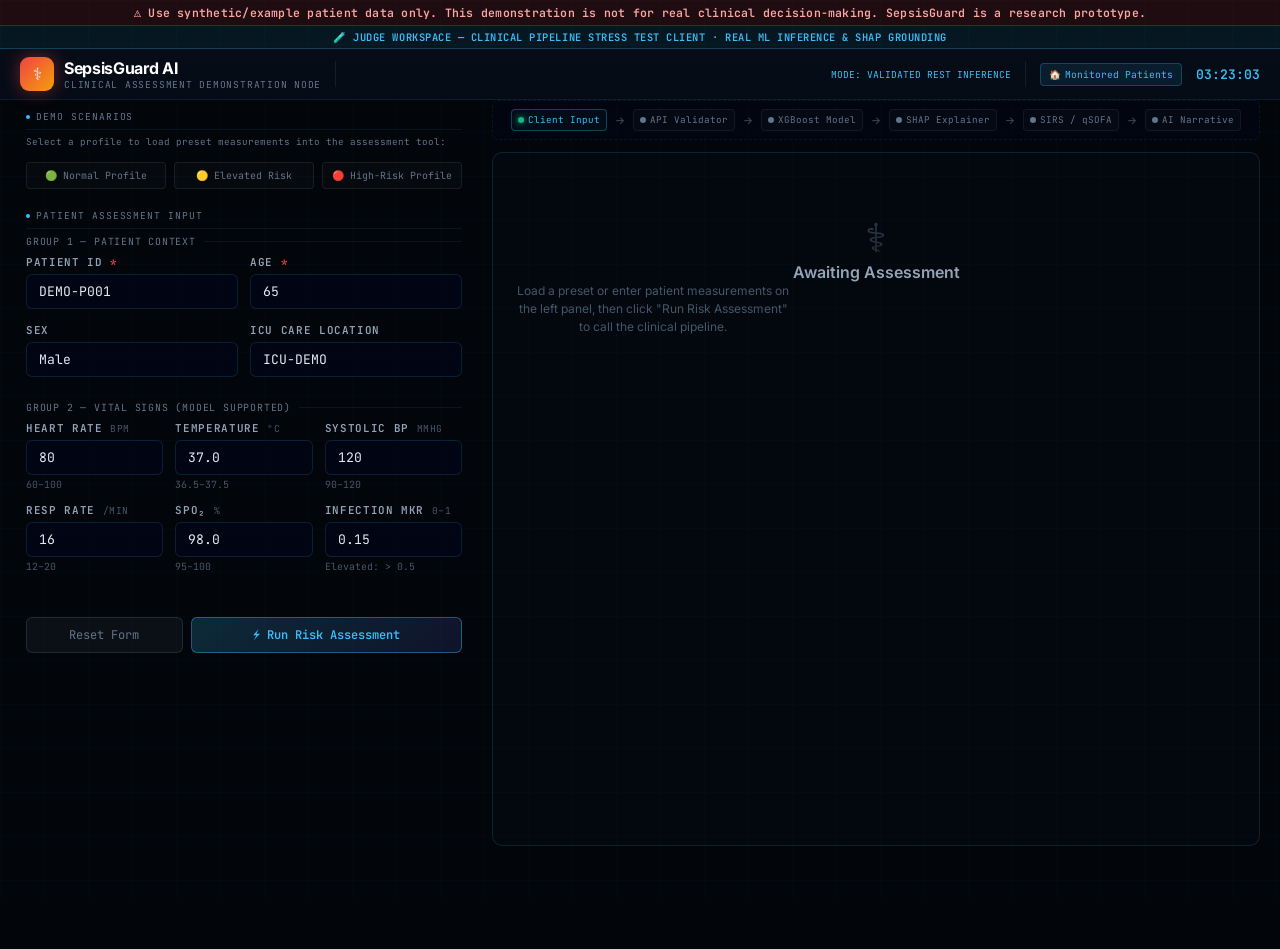
<file: frontend/demo-assessment.html>
<!DOCTYPE html>
<html lang="en">
<head>
<meta charset="UTF-8"/>
<meta name="viewport" content="width=device-width, initial-scale=1.0"/>
<title>SepsisGuard AI — Clinical Assessment Demo</title>
<meta name="description" content="Dedicated judge-demo clinical decision-support test workflow page"/>
<link rel="stylesheet" href="dashboard.css"/>
<style>
/* Page specific styling layout extending dashboard.css visual elements */
.demo-layout {
    display: grid;
    grid-template-columns: 460px 1fr;
    gap: 16px;
    padding: 0 16px 16px;
    height: calc(100vh - 120px);
    overflow: hidden;
}
@media (max-width: 1024px) {
    .demo-layout {
        grid-template-columns: 1fr;
        height: auto;
        overflow-y: auto;
    }
}
.demo-scroll-panel {
    height: 100%;
    overflow-y: auto;
    padding-right: 4px;
}
.demo-scroll-panel::-webkit-scrollbar {
    width: 6px;
}
.demo-scroll-panel::-webkit-scrollbar-thumb {
    background: rgba(56,189,248,0.15);
    border-radius: 3px;
}
.demo-scroll-panel::-webkit-scrollbar-thumb:hover {
    background: rgba(56,189,248,0.3);
}

/* Pre-styled visual flow chart */
.arch-flow-wrap {
    display: flex;
    flex-wrap: wrap;
    gap: 8px;
    align-items: center;
    justify-content: center;
    background: rgba(2,6,23,0.5);
    border: 1px dashed var(--border);
    border-radius: var(--r-sm);
    padding: 8px;
    margin-bottom: 12px;
}
.arch-step {
    font-size: 0.58rem;
    font-family: var(--mono);
    color: var(--text-2);
    background: rgba(255,255,255,0.02);
    border: 1px solid rgba(255,255,255,0.06);
    padding: 4px 6px;
    border-radius: 4px;
    display: flex;
    align-items: center;
    gap: 4px;
}
.arch-step.active {
    color: var(--accent);
    border-color: rgba(56,189,248,0.3);
    background: rgba(56,189,248,0.04);
}
.arch-arrow {
    color: #475569;
    font-size: 0.65rem;
}

/* Collapsible technical console code block style */
.tech-console {
    background: #020509;
    border: 1px solid rgba(255,255,255,0.05);
    border-radius: var(--r-sm);
    font-family: var(--mono);
    font-size: 0.65rem;
    color: #a8b2c1;
    margin-top: 10px;
    overflow: hidden;
}
.tech-header {
    display: flex;
    justify-content: space-between;
    align-items: center;
    padding: 8px 12px;
    background: rgba(255,255,255,0.02);
    border-bottom: 1px solid rgba(255,255,255,0.05);
    cursor: pointer;
    user-select: none;
}
.tech-header:hover {
    background: rgba(255,255,255,0.04);
}
.tech-title {
    font-weight: 600;
    color: var(--accent);
    font-size: 0.6rem;
    letter-spacing: 0.05em;
    text-transform: uppercase;
}
.tech-body {
    padding: 12px;
    max-height: 240px;
    overflow-y: auto;
}
.tech-code {
    white-space: pre-wrap;
    word-break: break-all;
    line-height: 1.4;
}

/* Preset case selectors */
.preset-grid {
    display: grid;
    grid-template-columns: 1fr 1fr 1fr;
    gap: 8px;
    margin-bottom: 14px;
}
.preset-btn {
    background: rgba(255,255,255,0.02);
    border: 1px solid rgba(255,255,255,0.08);
    color: var(--text-2);
    font-family: var(--mono);
    font-size: 0.62rem;
    padding: 6px;
    border-radius: 4px;
    cursor: pointer;
    transition: all 0.2s;
    text-align: center;
}
.preset-btn:hover {
    background: rgba(56,189,248,0.08);
    border-color: rgba(56,189,248,0.3);
    color: var(--accent);
}
.preset-btn.active {
    background: rgba(56,189,248,0.12);
    border-color: var(--accent);
    color: #fff;
    box-shadow: 0 0 8px rgba(56,189,248,0.15);
}

/* Gauge layout */
.gauge-container {
    background: rgba(2,6,23,0.4);
    border: 1px solid rgba(255,255,255,0.03);
    border-radius: var(--r-sm);
    padding: 12px;
    display: flex;
    flex-direction: column;
    align-items: center;
    margin-bottom: 12px;
}
.gauge-track {
    position: relative;
    width: 100%;
    height: 8px;
    background: linear-gradient(to right, var(--success) 0%, var(--warning) 50%, var(--danger) 100%);
    border-radius: 4px;
    margin: 10px 0 6px;
}
.gauge-needle {
    position: absolute;
    top: -4px;
    left: 0%;
    width: 2px;
    height: 16px;
    background: #ffffff;
    box-shadow: 0 0 8px #ffffff;
    transition: left 0.35s ease;
}
.gauge-needle::after {
    content: '';
    position: absolute;
    top: -4px;
    left: -3px;
    border-width: 4px 4px 0;
    border-style: solid;
    border-color: #ffffff transparent transparent;
}
.gauge-labels {
    display: flex;
    justify-content: space-between;
    width: 100%;
    font-size: 0.58rem;
    font-family: var(--mono);
    color: var(--text-2);
}

/* Visual risk label display styles */
.est-badge {
    font-size: 1.25rem;
    font-weight: 900;
    font-family: var(--mono);
    letter-spacing: 0.05em;
    margin-bottom: 2px;
    text-shadow: 0 0 10px currentColor;
}
.est-sub {
    font-size: 0.65rem;
    color: var(--text-2);
}

/* Visual timeline event audit items */
.step-dot {
    width: 6px;
    height: 6px;
    border-radius: 50%;
    background: var(--text-2);
}
.step-dot.ok {
    background: var(--success);
    box-shadow: 0 0 6px var(--success);
}

</style>
</head>
<body>
<div class="global-medical-disclaimer">
    <span>⚠️ Use synthetic/example patient data only. This demonstration is not for real clinical decision-making. SepsisGuard is a research prototype.</span>
</div>
<div class="simulated-telemetry-banner">
    🧪 JUDGE WORKSPACE — CLINICAL PIPELINE STRESS TEST CLIENT · REAL ML INFERENCE & SHAP GROUNDING
</div>
<canvas id="particle-canvas"></canvas>

<div id="app">
    <!-- ══ COMMAND BAR ══ -->
    <header class="command-bar">
        <div class="brand">
            <div class="brand-logo">⚕</div>
            <div>
                <div class="brand-name">SepsisGuard AI</div>
                <div class="brand-sub">Clinical Assessment Demonstration Node</div>
            </div>
        </div>
        <div class="cb-divider"></div>
        <div class="sys-status">
            <span style="font-family:var(--mono);font-size:0.6rem;color:var(--accent)">MODE: VALIDATED REST INFERENCE</span>
        </div>
        <div class="cb-divider"></div>
        <button class="about-model-btn" onclick="location.href='/'" title="Return to live clinical monitoring dashboard" style="background:rgba(56,189,248,0.1);border-color:rgba(56,189,248,0.25);color:var(--accent)">
            <span>🏠</span><span>Monitored Patients</span>
        </button>
        <div class="cb-clock" id="clock">00:00:00</div>
    </header>

    <!-- ══ DEMO RUN LAYOUT ══ -->
    <div class="demo-layout">

        <!-- LEFT: INPUT FORM & PRESETS -->
        <div class="demo-scroll-panel">
            <div class="panel">
                <div class="panel-title"><span></span>DEMO SCENARIOS</div>
                <div style="font-size:0.58rem;color:var(--text-2);margin-bottom:8px;font-family:var(--mono)">Select a profile to load preset measurements into the assessment tool:</div>
                <div class="preset-grid">
                    <button class="preset-btn" onclick="loadPreset('normal', this)">🟢 Normal Profile</button>
                    <button class="preset-btn" onclick="loadPreset('warning', this)">🟡 Elevated Risk</button>
                    <button class="preset-btn" onclick="loadPreset('critical', this)">🔴 High-Risk Profile</button>
                </div>

                <div class="panel-title"><span></span>PATIENT ASSESSMENT INPUT</div>
                <div class="form-body" style="padding:0">
                    
                    <div class="msec">Group 1 — Patient Context</div>
                    <div class="form-row">
                        <div class="form-field">
                            <label class="form-label">Patient ID <span class="req">*</span></label>
                            <input id="dm-pid" class="form-input" type="text" value="DEMO-P001" placeholder="e.g. DEMO-P001" maxlength="16"/>
                        </div>
                        <div class="form-field">
                            <label class="form-label">Age <span class="req">*</span></label>
                            <input id="dm-age" class="form-input" type="number" min="0" max="120" value="65"/>
                        </div>
                    </div>
                    <div class="form-row">
                        <div class="form-field">
                            <label class="form-label">Sex</label>
                            <select id="dm-gender" class="form-input">
                                <option value="M">Male</option>
                                <option value="F">Female</option>
                                <option value="Unknown">Unknown</option>
                            </select>
                        </div>
                        <div class="form-field">
                            <label class="form-label">ICU Care Location</label>
                            <input id="dm-bed" class="form-input" type="text" value="ICU-DEMO" placeholder="e.g. ICU-01"/>
                        </div>
                    </div>

                    <div class="msec" style="margin-top:10px">Group 2 — Vital Signs (Model Supported)</div>
                    <div class="vitals-form-grid">
                        <div class="vf-field">
                            <label class="form-label">Heart Rate <span class="vf-unit">bpm</span></label>
                            <input id="dm-hr" class="form-input" type="number" min="20" max="300" value="80"/>
                            <div class="form-hint">60–100</div>
                        </div>
                        <div class="vf-field">
                            <label class="form-label">Temperature <span class="vf-unit">°C</span></label>
                            <input id="dm-temp" class="form-input" type="number" min="30" max="45" step="0.1" value="37.0"/>
                            <div class="form-hint">36.5–37.5</div>
                        </div>
                        <div class="vf-field">
                            <label class="form-label">Systolic BP <span class="vf-unit">mmHg</span></label>
                            <input id="dm-bp" class="form-input" type="number" min="30" max="250" value="120"/>
                            <div class="form-hint">90–120</div>
                        </div>
                        <div class="vf-field">
                            <label class="form-label">Resp Rate <span class="vf-unit">/min</span></label>
                            <input id="dm-rr" class="form-input" type="number" min="4" max="70" value="16"/>
                            <div class="form-hint">12–20</div>
                        </div>
                        <div class="vf-field">
                            <label class="form-label">SpO₂ <span class="vf-unit">%</span></label>
                            <input id="dm-spo2" class="form-input" type="number" min="50" max="100" step="0.1" value="98.0"/>
                            <div class="form-hint">95–100</div>
                        </div>
                        <div class="vf-field">
                            <label class="form-label">Infection Mkr <span class="vf-unit">0–1</span></label>
                            <input id="dm-inf" class="form-input" type="number" min="0" max="1" step="0.001" value="0.15"/>
                            <div class="form-hint">Elevated: &gt; 0.5</div>
                        </div>
                    </div>

                    <div id="dm-error" class="form-error"></div>
                    <div style="display:flex;gap:8px;margin-top:14px">
                        <button class="btn-secondary" style="flex:1" onclick="resetDemoForm()">Reset Form</button>
                        <button id="dm-submit-btn" class="btn-primary" style="flex:2" onclick="runDemoAssessment()">⚡ Run Risk Assessment</button>
                    </div>
                </div>
            </div>
        </div>

        <!-- RIGHT: RESULTS SCREEN -->
        <div class="demo-scroll-panel">
            <!-- Pipeline flowchart -->
            <div class="arch-flow-wrap">
                <div class="arch-step active" id="ast-client"><div class="step-dot ok"></div>Client Input</div>
                <div class="arch-arrow">&rarr;</div>
                <div class="arch-step" id="ast-validate"><div class="step-dot" id="ad-validate"></div>API Validator</div>
                <div class="arch-arrow">&rarr;</div>
                <div class="arch-step" id="ast-model"><div class="step-dot" id="ad-model"></div>XGBoost Model</div>
                <div class="arch-arrow">&rarr;</div>
                <div class="arch-step" id="ast-shap"><div class="step-dot" id="ad-shap"></div>SHAP Explainer</div>
                <div class="arch-arrow">&rarr;</div>
                <div class="arch-step" id="ast-scores"><div class="step-dot" id="ad-scores"></div>SIRS / qSOFA</div>
                <div class="arch-arrow">&rarr;</div>
                <div class="arch-step" id="ast-ai"><div class="step-dot" id="ad-ai"></div>AI Narrative</div>
            </div>

            <!-- Empty result placeholder -->
            <div id="demo-result-empty" class="patient-empty-state" style="margin:0;border-style:solid;height:calc(100% - 70px)">
                <div class="empty-icon">⚕</div>
                <div class="empty-title">Awaiting Assessment</div>
                <div class="empty-sub">Load a preset or enter patient measurements on the left panel, then click "Run Risk Assessment" to call the clinical pipeline.</div>
            </div>

            <!-- Real result panel -->
            <div id="demo-result-panel" style="display:none">
                <div class="panel" style="margin-bottom:12px">
                    <div class="panel-title"><span></span>MODEL RISK ASSESSMENT</div>
                    
                    <div class="gauge-container">
                        <div id="dm-res-level" class="est-badge">—</div>
                        <div id="dm-res-score" class="est-sub">0.0% Sepsis Risk Score</div>
                        <div class="gauge-track">
                            <div id="dm-gauge-needle" class="gauge-needle"></div>
                        </div>
                        <div class="gauge-labels">
                            <span>LOW</span>
                            <span>MODERATE</span>
                            <span>HIGH</span>
                        </div>
                    </div>

                    <div class="modal-vitals" style="grid-template-columns:repeat(4, 1fr)">
                        <div class="mvc"><div class="mvc-val" id="dm-card-risk" style="font-size:1.1rem">—</div><div class="mvc-name">Model Estimate</div></div>
                        <div class="mvc"><div class="mvc-val" id="dm-card-sirs" style="font-size:1.1rem">—</div><div class="mvc-name">SIRS criteria</div></div>
                        <div class="mvc"><div class="mvc-val" id="dm-card-qsofa" style="font-size:1.1rem">—</div><div class="mvc-name">Partial qSOFA</div></div>
                        <div class="mvc"><div class="mvc-val" id="dm-card-time" style="font-size:0.75rem;padding:6px 0">—</div><div class="mvc-name">Assessment Completed</div></div>
                    </div>
                </div>

                <!-- SHAP bars -->
                <div class="panel" style="margin-bottom:12px">
                    <div class="panel-title"><span></span>Why did the model produce this result?</div>
                    <div style="font-size:0.58rem;color:var(--text-2);margin-bottom:8px">SHAP tree values describe relative feature attributions and do not establish clinical causality.</div>
                    <div id="dm-shap-bars" class="explain-bars" style="max-height:none"></div>
                </div>

                <!-- Reference scores breakdown -->
                <div class="panel" style="margin-bottom:12px">
                    <div class="panel-title"><span></span>CLINICAL REFERENCE SCORES</div>
                    <div class="modal-metrics" style="grid-template-columns: 1fr 1fr; gap: 10px; margin-bottom:12px">
                        <div>
                            <div class="msec">SIRS Score (<span id="dm-sirs-score">—</span>/4)</div>
                            <div style="font-size:0.58rem;color:var(--text-2);margin-bottom:6px">Rule-based criterion set:</div>
                            <div class="criteria-checklist" style="display:flex;flex-direction:column;gap:3px">
                                <div class="chk-item" id="dm-chk-temp"><span>• Temperature (&gt;38.0°C / &lt;36.0°C)</span><span class="chk-badge">—</span></div>
                                <div class="chk-item" id="dm-chk-hr"><span>• Heart Rate (&gt;90 bpm)</span><span class="chk-badge">—</span></div>
                                <div class="chk-item" id="dm-chk-rr"><span>• Resp Rate (&gt;20 /min)</span><span class="chk-badge">—</span></div>
                                <div class="chk-item" id="dm-chk-wbc"><span>• Infection Marker / WBC (&gt;0.5)</span><span class="chk-badge">—</span></div>
                            </div>
                        </div>
                        <div>
                            <div class="msec">Partial qSOFA (<span id="dm-qsofa-score">—</span>/2)</div>
                            <div style="font-size:0.58rem;color:var(--text-2);margin-bottom:6px">Quick Sequential Organ Failure Assessment (partial):</div>
                            <div class="criteria-checklist" style="display:flex;flex-direction:column;gap:3px">
                                <div class="chk-item" id="dm-chk-qrr"><span>• Respiratory Rate (&ge;22 /min)</span><span class="chk-badge">—</span></div>
                                <div class="chk-item" id="dm-chk-sbp"><span>• Systolic BP (&le;100 mmHg)</span><span class="chk-badge">—</span></div>
                                <div class="chk-item unmet" style="border-style:dashed;opacity:0.6"><span>○ GCS Mentation (Unavailable)</span><span class="chk-badge">—</span></div>
                            </div>
                        </div>
                    </div>
                    <div style="font-size:0.55rem;color:var(--text-2);line-height:1.4">
                        SIRS is a rule-based inflammatory response screening set. Partial qSOFA uses respiratory rate and blood pressure thresholds available to this prototype. Neither score establishes a diagnostic sepsis determination independently.
                    </div>
                </div>

                <!-- AI narrative -->
                <div class="panel" style="margin-bottom:12px">
                    <div class="panel-title"><span></span>AI-ASSISTED CLINICAL SUMMARY</div>
                    <div class="ai-disclaimer-badge">AI-generated — not a clinical order. Independent clinical judgment required.</div>
                    <div id="dm-ai-synthesis" class="modal-synthesis" style="font-size:0.75rem;padding:12px">Awaiting AI synthesis…</div>
                    <div style="display:flex;justify-content:flex-end;margin-top:10px">
                        <button class="add-patient-btn" onclick="exportDemoReport()">📄 Export Assessment Report</button>
                    </div>
                </div>

                <!-- Collapsible technical flow Console -->
                <div class="tech-console">
                    <div class="tech-header" onclick="toggleConsole()">
                        <span class="tech-title">Technical Request Flow Console</span>
                        <span id="console-arrow" style="font-size:0.6rem;color:var(--text-2)">▼</span>
                    </div>
                    <div id="tech-body" class="tech-body" style="display:none">
                        <div class="tech-code" id="console-output">No request sent.</div>
                    </div>
                </div>
            </div>
        </div>
    </div>
</div>

<script src="audio.js"></script>
<script src="demo-assessment.js"></script>
</body>
</html>
</file>
<file: frontend/dashboard.css>
@import url('https://fonts.googleapis.com/css2?family=Inter:wght@300;400;500;600;700;900&family=JetBrains+Mono:wght@400;600&display=swap');

:root {
    --bg-void:     #020509;
    --bg-deep:     #060d18;
    --bg-panel:    #0a1628;
    --bg-card:     #0c1a2e;
    --border:      rgba(56,189,248,0.1);
    --border-glow: rgba(56,189,248,0.3);
    --accent:      #38bdf8;
    --accent-dim:  rgba(56,189,248,0.12);
    --success:     #10b981;
    --warning:     #f59e0b;
    --danger:      #ef4444;
    --danger-dim:  rgba(239,68,68,0.12);
    --warn-dim:    rgba(245,158,11,0.12);
    --text-1:      #e2e8f0;
    --text-2:      #64748b;
    --text-3:      #1e3a5f;
    --mono:        'JetBrains Mono', monospace;
    --sans:        'Inter', sans-serif;
    --r:           10px;
    --r-sm:        6px;
}

*,*::before,*::after{box-sizing:border-box;margin:0;padding:0}
html,body{height:100%;background:var(--bg-void);color:var(--text-1);font-family:var(--sans);overflow:hidden}

/* Animated grid bg */
body::before{content:'';position:fixed;inset:0;
    background-image:linear-gradient(rgba(56,189,248,.025) 1px,transparent 1px),
    linear-gradient(90deg,rgba(56,189,248,.025) 1px,transparent 1px);
    background-size:44px 44px;pointer-events:none;z-index:0}

/* Particle canvas */
#particle-canvas{position:fixed;inset:0;z-index:0;pointer-events:none;opacity:.4}

#app{position:relative;z-index:1;height:100vh;display:flex;flex-direction:column;overflow:hidden}

/* ══ COMMAND BAR ══ */
.command-bar{
    flex-shrink:0;display:flex;align-items:center;gap:14px;padding:8px 20px;
    background:linear-gradient(180deg,rgba(6,13,24,.97),rgba(6,13,24,.85));
    border-bottom:1px solid var(--border);backdrop-filter:blur(20px)}

.brand{display:flex;align-items:center;gap:10px;flex-shrink:0}
.brand-logo{
    width:34px;height:34px;border-radius:9px;display:flex;align-items:center;justify-content:center;
    font-size:17px;background:linear-gradient(135deg,#ef4444,#f59e0b);
    box-shadow:0 0 18px rgba(239,68,68,.45)}
.brand-name{font-size:1rem;font-weight:700;color:#fff;letter-spacing:-.02em}
.brand-sub{font-size:.6rem;color:var(--text-2);font-family:var(--mono);text-transform:uppercase;letter-spacing:.08em}

.cb-divider{width:1px;height:26px;background:rgba(255,255,255,.07);flex-shrink:0}

.net-flow{
    display:flex;align-items:center;gap:6px;font-family:var(--mono);font-size:.65rem;
    color:var(--accent);background:var(--accent-dim);border:1px solid rgba(56,189,248,.25);
    border-radius:20px;padding:3px 12px;white-space:nowrap}
.flow-dot{width:5px;height:5px;border-radius:50%;background:var(--accent);animation:pdot 1.4s ease infinite}

.cb-stats{display:flex;gap:18px;align-items:center}
.stat-chip{display:flex;flex-direction:column;align-items:center;gap:1px}
.stat-val{font-family:var(--mono);font-size:.88rem;font-weight:700;color:#fff;line-height:1}
.stat-lbl{font-size:.56rem;color:var(--text-2);text-transform:uppercase;letter-spacing:.06em}
.stat-chip.crit .stat-val{color:var(--danger)}
.stat-chip.warn .stat-val{color:var(--warning)}
.stat-chip.ok   .stat-val{color:var(--success)}

.sys-status{display:flex;align-items:center;gap:5px;font-size:.65rem;font-family:var(--mono);color:var(--text-2);margin-left:auto}
.sdot{width:7px;height:7px;border-radius:50%;background:var(--success);box-shadow:0 0 7px var(--success);animation:pdot 2s ease infinite}
.sdot.off{background:var(--danger);box-shadow:0 0 7px var(--danger)}

.cb-clock{font-family:var(--mono);font-size:.82rem;color:var(--accent);font-weight:600;min-width:60px;text-align:right}

/* ══ DATA FLOW STRIP ══ */
.flow-strip{
    flex-shrink:0;height:28px;background:rgba(6,13,24,.7);
    border-bottom:1px solid var(--border);display:flex;align-items:center;overflow:hidden}
.fn{display:flex;align-items:center;gap:6px;padding:0 16px;font-size:.6rem;font-family:var(--mono);
    color:var(--accent);white-space:nowrap;border-right:1px solid var(--border)}
.fa{flex:1;height:1px;background:linear-gradient(90deg,var(--accent),transparent);position:relative;overflow:hidden}
.fa::after{content:'';position:absolute;top:-1px;left:-100%;width:35%;height:3px;
    background:linear-gradient(90deg,transparent,var(--accent),transparent);animation:flow 2.2s linear infinite}
.fa:nth-child(3)::after{animation-delay:.6s}
.fa:nth-child(5)::after{animation-delay:1.2s}
.fp{width:5px;height:5px;border-radius:50%;background:var(--accent);box-shadow:0 0 5px var(--accent);animation:pdot 1.6s ease infinite}
.pkt-counter{font-size:.58rem;font-family:var(--mono);color:var(--text-2);padding:0 14px;border-left:1px solid var(--border)}

/* ══ MAIN LAYOUT ══ */
.main-layout{flex:1;display:grid;grid-template-columns:220px 1fr 260px;gap:0;overflow:hidden;min-height:0}

/* ══ LEFT SIDEBAR ══ */
.left-sidebar{
    background:rgba(6,13,24,.6);border-right:1px solid var(--border);
    display:flex;flex-direction:column;overflow:hidden;min-height:0}

.panel{display:flex;flex-direction:column;padding:10px;gap:6px;min-height:0}
.panel-title{
    font-size:.6rem;font-family:var(--mono);color:var(--text-2);text-transform:uppercase;
    letter-spacing:.1em;padding-bottom:6px;border-bottom:1px solid var(--border);
    display:flex;align-items:center;gap:6px;flex-shrink:0}
.panel-title span{width:4px;height:4px;border-radius:50%;background:var(--accent);display:inline-block}

/* Triage queue */
.triage-panel{border-bottom:1px solid var(--border);flex-shrink:0}
.triage-list{display:flex;flex-direction:column;gap:4px;overflow-y:auto;max-height:200px}
.triage-item{
    display:flex;align-items:center;gap:7px;padding:6px 8px;border-radius:var(--r-sm);
    background:rgba(0,0,0,.2);border:1px solid var(--border);cursor:pointer;
    transition:all .25s;position:relative;overflow:hidden}
.triage-item:hover{background:rgba(56,189,248,.06);border-color:var(--border-glow)}
.triage-rank{font-family:var(--mono);font-size:.65rem;font-weight:700;color:var(--text-2);min-width:14px}
.triage-name{font-size:.68rem;font-weight:600;color:var(--text-1);flex:1;overflow:hidden;text-overflow:ellipsis;white-space:nowrap}
.triage-risk{font-family:var(--mono);font-size:.68rem;font-weight:700}
.triage-bar{position:absolute;bottom:0;left:0;height:2px;transition:width .8s ease}

/* Timeline */
.timeline-panel{flex:1;overflow:hidden;display:flex;flex-direction:column;min-height:0}
.timeline-events{flex:1;overflow-y:auto;display:flex;flex-direction:column;gap:3px;padding-right:2px}
.tl-event{
    display:flex;gap:6px;padding:5px 6px;border-radius:5px;
    background:rgba(0,0,0,.15);border-left:2px solid var(--border);font-size:.6rem}
.tl-event.CRITICAL{border-left-color:var(--danger);background:var(--danger-dim)}
.tl-event.WARNING {border-left-color:var(--warning);background:var(--warn-dim)}
.tl-event.STABLE  {border-left-color:var(--success);background:rgba(16,185,129,.07)}
.tl-event.TRIGGER {border-left-color:rgba(99,102,241,.6);background:rgba(99,102,241,.07)}
.tl-time{font-family:var(--mono);color:var(--text-2);white-space:nowrap;font-size:.58rem}
.tl-msg{color:var(--text-1);line-height:1.3}
.tl-pid{font-family:var(--mono);color:var(--accent);font-size:.56rem;white-space:nowrap}

/* ══ CENTER — PATIENT GRID ══ */
.center-panel{display:flex;flex-direction:column;overflow:hidden;min-height:0;padding:10px}
.patient-grid{
    display:grid;grid-template-columns:repeat(3,1fr);
    grid-template-rows:repeat(2,1fr);gap:8px;flex:1;min-height:0}

/* Patient Card */
.patient-card{
    background:var(--bg-card);border:1px solid var(--border);border-radius:var(--r);
    padding:9px 11px;display:flex;flex-direction:column;gap:6px;
    cursor:pointer;transition:border-color .3s,box-shadow .3s,background .3s;
    position:relative;overflow:hidden;min-height:0}
.patient-card::before{
    content:'';position:absolute;top:0;left:0;right:0;height:2px;
    background:linear-gradient(90deg,transparent,var(--accent),transparent);
    opacity:0;transition:opacity .3s}
.patient-card:hover::before{opacity:.6}
.patient-card:hover{border-color:var(--border-glow);background:rgba(12,26,46,.9)}

.patient-card.CRITICAL{border-color:rgba(239,68,68,.35);animation:card-crit 2.5s ease infinite}
.patient-card.WARNING {border-color:rgba(245,158,11,.3)}
.patient-card.CRITICAL::before{background:linear-gradient(90deg,transparent,var(--danger),transparent);opacity:.5}
.patient-card.STABLE::before{background:linear-gradient(90deg,transparent,var(--success),transparent)}

/* Anomaly glitch */
.patient-card.anomaly{animation:glitch .4s ease}

/* Card Header */
.card-header{display:flex;justify-content:space-between;align-items:flex-start;flex-shrink:0}
.patient-name{font-size:.78rem;font-weight:600;color:#fff;white-space:nowrap;overflow:hidden;text-overflow:ellipsis;max-width:130px}
.patient-meta{font-size:.57rem;color:var(--text-2);font-family:var(--mono);margin-top:1px}
.alert-badge{font-size:.54rem;font-weight:700;font-family:var(--mono);letter-spacing:.07em;padding:2px 7px;border-radius:20px;flex-shrink:0}
.alert-badge.STABLE  {background:rgba(16,185,129,.15);color:#10b981;border:1px solid rgba(16,185,129,.3)}
.alert-badge.WARNING {background:rgba(245,158,11,.15); color:#f59e0b;border:1px solid rgba(245,158,11,.3)}
.alert-badge.CRITICAL{background:rgba(239,68,68,.15);  color:#ef4444;border:1px solid rgba(239,68,68,.4);animation:badge-flash 1s ease infinite}

/* ECG Strip */
.ecg-strip{flex-shrink:0;height:46px;position:relative;background:rgba(0,0,0,.3);
    border-radius:var(--r-sm);overflow:hidden;border:1px solid rgba(56,189,248,.05)}
.ecg-canvas{width:100%;height:100%;display:block}
.ecg-lbl{position:absolute;top:3px;left:5px;font-size:.5rem;font-family:var(--mono);color:rgba(56,189,248,.4);letter-spacing:.05em}

/* Vitals mini grid */
.vitals-mini{display:grid;grid-template-columns:repeat(3,1fr);gap:4px;flex-shrink:0}
.vc{background:rgba(0,0,0,.2);border:1px solid var(--border);border-radius:5px;padding:4px 5px;
    display:flex;flex-direction:column;align-items:center;gap:1px;transition:border-color .3s}
.vc.danger {border-color:rgba(239,68,68,.4);background:var(--danger-dim)}
.vc.warning{border-color:rgba(245,158,11,.35)}
.vval{font-family:var(--mono);font-size:.76rem;font-weight:600;color:#fff;line-height:1}
.vval.danger {color:var(--danger)}
.vval.warning{color:var(--warning)}
.vlbl{font-size:.5rem;color:var(--text-2);text-transform:uppercase;letter-spacing:.05em;white-space:nowrap}

/* Risk row */
.risk-row{display:flex;align-items:center;gap:6px;flex-shrink:0}
.risk-lbl{font-size:.58rem;color:var(--text-2);font-family:var(--mono);white-space:nowrap;min-width:46px}
.risk-track{flex:1;height:4px;background:rgba(255,255,255,.05);border-radius:10px;overflow:hidden}
.risk-fill{height:100%;border-radius:10px;transition:width .9s ease,background .5s ease}
.risk-pct{font-family:var(--mono);font-size:.7rem;font-weight:700;min-width:28px;text-align:right}

/* Metrics row */
.metrics-row{display:flex;gap:4px;flex-shrink:0}
.mc{flex:1;background:rgba(0,0,0,.2);border:1px solid var(--border);border-radius:5px;padding:3px 5px;text-align:center}
.mc-val{font-family:var(--mono);font-size:.68rem;font-weight:600;color:var(--accent)}
.mc-lbl{font-size:.48rem;color:var(--text-2);text-transform:uppercase;white-space:nowrap}

/* Synth snippet */
.synth-snip{font-size:.58rem;color:var(--text-2);line-height:1.35;flex:1;min-height:0;
    overflow:hidden;display:-webkit-box;-webkit-line-clamp:2;-webkit-box-orient:vertical;
    border-left:2px solid var(--border);padding-left:6px;font-style:italic}

/* ══ RIGHT SIDEBAR ══ */
.right-sidebar{
    background:rgba(6,13,24,.6);border-left:1px solid var(--border);
    display:flex;flex-direction:column;overflow:hidden;min-height:0}

/* ICU Floor Map */
.floor-map-panel{border-bottom:1px solid var(--border);padding:10px;flex-shrink:0}
.floor-map-canvas-wrap{height:110px;position:relative;margin-top:4px}
#floor-canvas{width:100%;height:100%;display:block}

/* Explainability */
.explain-panel{border-bottom:1px solid var(--border);padding:10px;flex-shrink:0}
.explain-bars{display:flex;flex-direction:column;gap:4px;margin-top:4px}
.eb{display:flex;align-items:center;gap:5px}
.eb-lbl{font-size:.58rem;color:var(--text-2);min-width:80px;font-family:var(--mono)}
.eb-track{flex:1;height:5px;background:rgba(255,255,255,.05);border-radius:10px;overflow:hidden}
.eb-fill{height:100%;border-radius:10px;background:var(--accent);transition:width 1s ease}
.eb-pct{font-family:var(--mono);font-size:.58rem;color:var(--accent);min-width:28px;text-align:right}

/* AI Copilot */
.copilot-panel{flex:1;display:flex;flex-direction:column;padding:10px;gap:6px;min-height:0;overflow:hidden}
.copilot-msgs{flex:1;overflow-y:auto;display:flex;flex-direction:column;gap:5px;min-height:0}
.cop-msg{padding:7px 9px;border-radius:6px;font-size:.65rem;line-height:1.45}
.cop-msg.user{background:var(--accent-dim);border:1px solid rgba(56,189,248,.2);color:var(--accent);text-align:right;font-family:var(--mono)}
.cop-msg.ai{background:rgba(0,0,0,.25);border:1px solid var(--border);color:var(--text-1)}
.cop-msg.system{color:var(--text-2);font-style:italic;font-size:.58rem;text-align:center;border:none;background:none;padding:2px}
.copilot-input-row{display:flex;gap:5px;flex-shrink:0}
.cop-input{
    flex:1;background:rgba(0,0,0,.3);border:1px solid var(--border);border-radius:5px;
    color:var(--text-1);font-size:.65rem;font-family:var(--mono);padding:6px 8px;outline:none;transition:border .2s}
.cop-input:focus{border-color:var(--border-glow)}
.cop-input::placeholder{color:var(--text-2)}
.cop-send{
    background:var(--accent-dim);border:1px solid var(--border-glow);border-radius:5px;
    color:var(--accent);cursor:pointer;padding:6px 10px;font-size:.65rem;font-family:var(--mono);
    transition:all .2s;white-space:nowrap}
.cop-send:hover{background:rgba(56,189,248,.25);box-shadow:0 0 12px rgba(56,189,248,.25)}
.cop-thinking{display:flex;gap:3px;padding:4px 0}
.cop-thinking span{width:4px;height:4px;border-radius:50%;background:var(--accent);animation:thinking .9s ease infinite}
.cop-thinking span:nth-child(2){animation-delay:.15s}
.cop-thinking span:nth-child(3){animation-delay:.3s}

/* ══ DETAIL MODAL ══ */
#detail-modal{
    position:fixed;inset:0;z-index:8888;background:rgba(2,5,9,.88);
    backdrop-filter:blur(12px);display:none;align-items:center;justify-content:center;padding:20px}
#detail-modal.open{display:flex}
.modal-panel{
    background:var(--bg-panel);border:1px solid var(--border-glow);border-radius:14px;
    width:100%;max-width:800px;max-height:88vh;overflow-y:auto;padding:22px;
    box-shadow:0 0 60px rgba(56,189,248,.12);position:relative;display:flex;flex-direction:column;gap:16px}
.modal-close{
    position:absolute;top:14px;right:14px;background:none;border:1px solid var(--border);
    border-radius:5px;color:var(--text-2);cursor:pointer;padding:3px 9px;font-size:.72rem;transition:all .2s}
.modal-close:hover{background:var(--danger-dim);border-color:var(--danger);color:var(--danger)}
.modal-title{font-size:1.05rem;font-weight:700;color:#fff}
.modal-sub{font-size:.65rem;color:var(--text-2);font-family:var(--mono);margin-top:2px}
.modal-ecg-wrap{height:70px;background:rgba(0,0,0,.3);border-radius:var(--r-sm);border:1px solid var(--border);overflow:hidden;position:relative}
.msec{font-size:.62rem;color:var(--text-2);text-transform:uppercase;letter-spacing:.08em;font-family:var(--mono);
    margin-bottom:7px;display:flex;align-items:center;gap:8px}
.msec::after{content:'';flex:1;height:1px;background:var(--border)}
.modal-vitals{display:grid;grid-template-columns:repeat(4,1fr);gap:8px}
.mvc{background:rgba(0,0,0,.25);border:1px solid var(--border);border-radius:var(--r-sm);padding:10px;text-align:center}
.mvc-val{font-family:var(--mono);font-size:1.25rem;font-weight:700;color:var(--accent)}
.mvc-val.danger {color:var(--danger)}
.mvc-val.warning{color:var(--warning)}
.mvc-val.ok     {color:var(--success)}
.mvc-range{font-size:.54rem;color:var(--text-2);font-family:var(--mono);margin-top:2px}
.mvc-name{font-size:.58rem;color:var(--text-2);text-transform:uppercase;margin-top:3px}
.modal-synthesis{
    background:rgba(0,0,0,.25);border:1px solid var(--border);border-left:3px solid var(--accent);
    border-radius:var(--r-sm);padding:12px;font-size:.74rem;color:var(--text-1);line-height:1.6;font-style:italic}
.trend-chart-wrap{
    position:relative;width:100%;height:140px;background:rgba(0,0,0,.35);
    border:1px solid var(--border);border-radius:8px;padding:8px 12px 6px 6px;margin-top:6px}
.modal-trend-canvas{width:100% !important;height:100% !important;display:block}
.triggers-wrap{display:flex;flex-wrap:wrap;gap:5px}
.trigger-tag{font-size:.58rem;font-family:var(--mono);padding:2px 9px;border-radius:20px;
    background:var(--danger-dim);border:1px solid rgba(239,68,68,.25);color:#fca5a5}
.trigger-tag.ok{background:rgba(16,185,129,.1);border-color:rgba(16,185,129,.25);color:#6ee7b7}
.modal-metrics{display:grid;grid-template-columns:repeat(4,1fr);gap:8px}
.ai-btn{
    background:linear-gradient(135deg,var(--accent-dim),rgba(99,102,241,.15));
    border:1px solid var(--border-glow);border-radius:var(--r-sm);color:var(--accent);
    cursor:pointer;padding:7px;font-size:.65rem;font-family:var(--mono);font-weight:600;
    letter-spacing:.05em;transition:all .25s;width:100%;text-transform:uppercase}
.ai-btn:hover{box-shadow:0 0 18px rgba(56,189,248,.25)}

/* ══ ALERT OVERLAY & AUDIO ══ */
#alert-overlay{position:fixed;top:55px;right:14px;z-index:9999;display:flex;flex-direction:column;gap:6px;pointer-events:none;max-width:300px}
.alert-toast{
    background:rgba(10,5,5,.96);border:1px solid var(--danger);border-radius:8px;
    padding:9px 12px;display:flex;gap:9px;align-items:flex-start;
    box-shadow:0 0 30px rgba(239,68,68,.4);backdrop-filter:blur(20px);pointer-events:all;
    animation:slide-in .4s ease,fade-out .5s ease 5.5s forwards}
.alert-toast.warning-toast{
    background:rgba(15,10,2,.96);border-color:var(--warning);
    box-shadow:0 0 30px rgba(245,158,11,.35)}
.at-icon{font-size:1.1rem;flex-shrink:0}
.at-title{font-size:.68rem;font-weight:700;color:var(--danger);font-family:var(--mono)}
.at-title.warn{color:var(--warning)}
.at-msg{font-size:.58rem;color:#94a3b8;margin-top:1px}

.audio-toggle-btn{
    display:flex;align-items:center;gap:5px;background:rgba(56,189,248,.08);
    border:1px solid var(--border-glow);border-radius:var(--r-sm);
    color:var(--accent);font-family:var(--mono);font-size:.6rem;font-weight:600;
    padding:4px 9px;cursor:pointer;transition:all .2s;margin-left:auto}
.audio-toggle-btn:hover{background:rgba(56,189,248,.18);box-shadow:0 0 12px rgba(56,189,248,.2)}
.audio-toggle-btn.muted{background:rgba(239,68,68,.08);border-color:rgba(239,68,68,.25);color:var(--danger)}
.audio-toggle-btn.muted:hover{background:rgba(239,68,68,.18)}

/* Scrollbar */
::-webkit-scrollbar{width:3px}
::-webkit-scrollbar-track{background:transparent}
::-webkit-scrollbar-thumb{background:var(--border-glow);border-radius:3px}

/* ══ ANIMATIONS ══ */
@keyframes pdot{0%,100%{opacity:1;transform:scale(1)}50%{opacity:.5;transform:scale(.8)}}
@keyframes flow{0%{left:-40%}100%{left:110%}}
@keyframes card-crit{0%,100%{box-shadow:0 0 0 0 rgba(239,68,68,0)}50%{box-shadow:0 0 22px 3px rgba(239,68,68,.22)}}
@keyframes badge-flash{0%,100%{opacity:1}50%{opacity:.55}}
@keyframes slide-in{from{transform:translateX(110%);opacity:0}to{transform:translateX(0);opacity:1}}
@keyframes fade-out{from{opacity:1}to{opacity:0;pointer-events:none}}
@keyframes thinking{0%,100%{transform:translateY(0);opacity:.4}50%{transform:translateY(-4px);opacity:1}}
@keyframes glitch{0%{transform:translateX(0)}20%{transform:translateX(-2px)}40%{transform:translateX(2px)}60%{transform:translateX(-1px)}80%{transform:translateX(1px)}100%{transform:translateX(0)}}
@keyframes bed-pulse{0%,100%{opacity:.7}50%{opacity:1}}

@media(max-width:1200px){
    .main-layout{grid-template-columns:200px 1fr 0}
    .right-sidebar{display:none}
}
@media(max-width:900px){
    .main-layout{grid-template-columns:0 1fr 0}
    .left-sidebar,.right-sidebar{display:none}
    .patient-grid{grid-template-columns:repeat(2,1fr)}
}

/* Medical Disclaimer Styling */
.global-medical-disclaimer {
    width: 100%;
    background: rgba(239, 68, 68, 0.12);
    border-bottom: 1px solid rgba(239, 68, 68, 0.3);
    color: #fca5a5;
    text-align: center;
    padding: 5px 16px;
    font-size: 0.72rem;
    font-family: var(--mono, monospace);
    font-weight: 600;
    letter-spacing: 0.02em;
    z-index: 9999;
    flex-shrink: 0;
}

/* ══ CLINICIAN RISK ASSESSMENT WORKFLOW STYLES ══ */
.simulated-telemetry-banner {
    width: 100%;
    background: rgba(56, 189, 248, 0.1);
    border-bottom: 1px solid rgba(56, 189, 248, 0.25);
    color: var(--accent);
    text-align: center;
    padding: 4px 12px;
    font-size: 0.65rem;
    font-family: var(--mono, monospace);
    font-weight: 600;
    letter-spacing: 0.05em;
    text-transform: uppercase;
}

.run-assessment-btn {
    width: 100%;
    background: linear-gradient(135deg, rgba(56,189,248,0.2), rgba(99,102,241,0.25));
    border: 1px solid var(--accent);
    border-radius: var(--r-sm);
    color: var(--accent-bright, #38bdf8);
    font-family: var(--mono, monospace);
    font-size: 0.78rem;
    font-weight: 700;
    letter-spacing: 0.06em;
    padding: 10px 16px;
    cursor: pointer;
    transition: all 0.25s ease;
    display: flex;
    align-items: center;
    justify-content: center;
    gap: 8px;
    box-shadow: 0 0 15px rgba(56,189,248,0.15);
    margin: 10px 0;
    text-transform: uppercase;
}
.run-assessment-btn:hover {
    background: linear-gradient(135deg, rgba(56,189,248,0.35), rgba(99,102,241,0.4));
    box-shadow: 0 0 25px rgba(56,189,248,0.35);
    transform: translateY(-1px);
}
.run-assessment-btn:disabled {
    opacity: 0.5;
    cursor: not-allowed;
    transform: none;
    box-shadow: none;
}

.assessment-empty-card {
    background: rgba(15, 23, 42, 0.6);
    border: 1px dashed var(--border-glow);
    border-radius: var(--r-sm);
    padding: 20px 16px;
    text-align: center;
    margin: 10px 0;
}
.assessment-empty-card .empty-icon { font-size: 1.8rem; margin-bottom: 6px; }
.assessment-empty-card .empty-title { font-size: 0.8rem; font-weight: 700; color: var(--text-1); margin-bottom: 4px; }
.assessment-empty-card .empty-sub { font-size: 0.68rem; color: var(--text-2); max-width: 480px; margin: 0 auto 12px; line-height: 1.4; }

.assessment-loading-card {
    background: rgba(15, 23, 42, 0.85);
    border: 1px solid var(--border-glow);
    border-radius: var(--r-sm);
    padding: 16px;
    text-align: center;
    margin: 10px 0;
}
.assessment-loading-card .spinner {
    width: 24px; height: 24px; border: 2px solid rgba(56,189,248,0.2);
    border-top-color: var(--accent); border-radius: 50%;
    animation: spin 0.8s linear infinite; margin: 0 auto 8px;
}
.assessment-loading-card .loading-title { font-size: 0.75rem; font-weight: 700; color: var(--accent); font-family: var(--mono); }
.assessment-loading-card .loading-steps { font-size: 0.62rem; color: var(--text-2); margin-top: 6px; }
@keyframes spin { to { transform: rotate(360deg); } }

.assessment-error-banner {
    background: rgba(239, 68, 68, 0.12);
    border: 1px solid rgba(239, 68, 68, 0.35);
    border-radius: var(--r-sm);
    color: #fca5a5;
    padding: 10px 14px;
    font-size: 0.7rem;
    font-family: var(--mono);
    display: flex;
    align-items: center;
    gap: 8px;
    margin: 10px 0;
}

.assessment-timestamp {
    font-size: 0.62rem;
    color: var(--text-2);
    font-family: var(--mono);
    margin-top: 4px;
    display: inline-block;
}

.clinical-ref-scores {
    display: grid;
    grid-template-columns: 1fr 1fr;
    gap: 8px;
    margin-top: 8px;
}
.ref-score-card {
    background: rgba(2, 6, 23, 0.4);
    border: 1px solid var(--border-glow);
    border-radius: 6px;
    padding: 8px 10px;
    text-align: center;
}
.ref-score-val { font-size: 1.1rem; font-weight: 800; font-family: var(--mono); color: var(--accent); }
.ref-score-lbl { font-size: 0.6rem; color: var(--text-2); text-transform: uppercase; margin-top: 2px; }
.ref-score-note { font-size: 0.55rem; color: #94a3b8; margin-top: 1px; font-style: italic; }

.ai-disclaimer-badge {
    font-size: 0.6rem;
    font-family: var(--mono, monospace);
    color: var(--text-2, #94a3b8);
    background: rgba(255, 255, 255, 0.03);
    border: 1px dashed rgba(255, 255, 255, 0.15);
    border-radius: 3px;
    padding: 2px 6px;
    margin: 3px 0 5px 0;
    display: inline-block;
}

/* ══ CLINICIAN PLATFORM EXTENSIONS ══ */
.clinician-profile {
    display: flex;
    align-items: center;
    gap: 8px;
    margin-left: auto;
    padding-right: 12px;
}
.clinician-avatar {
    width: 26px;
    height: 26px;
    border-radius: 50%;
    background: linear-gradient(135deg, #38bdf8, #6366f1);
    color: #fff;
    font-size: 0.7rem;
    font-weight: 700;
    display: flex;
    align-items: center;
    justify-content: center;
}
.clinician-info {
    font-family: var(--mono);
    line-height: 1.1;
}
.clinician-name { font-size: 0.68rem; font-weight: 700; color: var(--text-1); }
.clinician-role { font-size: 0.55rem; color: var(--text-2); }

.summary-metrics-bar {
    display: flex;
    flex-wrap: wrap;
    gap: 8px;
    padding: 8px 12px;
    background: rgba(15, 23, 42, 0.4);
    border-bottom: 1px solid var(--border-glow);
}
.sm-card {
    flex: 1 1 150px;
    min-width: 140px;
    background: rgba(2, 6, 23, 0.5);
    border: 1px solid var(--border-glow);
    border-radius: 6px;
    padding: 6px 10px;
    display: flex;
    align-items: center;
    justify-content: space-between;
}
.sm-val { font-size: 1.1rem; font-weight: 800; font-family: var(--mono); color: var(--accent); }
.sm-lbl { font-size: 0.58rem; color: var(--text-2); text-transform: uppercase; }

.filter-search-bar {
    display: flex;
    align-items: center;
    gap: 8px;
    padding: 6px 12px;
    background: rgba(15, 23, 42, 0.3);
    border-bottom: 1px solid rgba(255, 255, 255, 0.05);
}
.patient-search-input {
    background: rgba(2, 6, 23, 0.6);
    border: 1px solid var(--border-glow);
    border-radius: 4px;
    color: var(--text-1);
    font-size: 0.68rem;
    font-family: var(--mono);
    padding: 4px 8px;
    width: 220px;
}
.patient-search-input:focus { outline: none; border-color: var(--accent); }
.filter-tabs { display: flex; gap: 4px; }
.filter-tab {
    background: rgba(255, 255, 255, 0.04);
    border: 1px solid var(--border-glow);
    border-radius: 4px;
    color: var(--text-2);
    font-size: 0.6rem;
    font-family: var(--mono);
    padding: 3px 8px;
    cursor: pointer;
    transition: all 0.2s;
}
.filter-tab.active { background: rgba(56, 189, 248, 0.15); border-color: var(--accent); color: var(--accent); font-weight: 700; }

.criteria-checklist {
    display: flex;
    flex-direction: column;
    gap: 3px;
    margin-top: 6px;
    text-align: left;
}
.chk-item {
    display: flex;
    align-items: center;
    justify-content: space-between;
    font-size: 0.6rem;
    font-family: var(--mono);
    padding: 3px 6px;
    border-radius: 3px;
    background: rgba(255, 255, 255, 0.02);
    border: 1px solid rgba(255, 255, 255, 0.04);
}
.chk-item.met { color: #fca5a5; border-color: rgba(239, 68, 68, 0.25); background: rgba(239, 68, 68, 0.06); }
.chk-item.unmet { color: #94a3b8; }
.chk-badge { font-weight: 700; font-size: 0.58rem; }
.chk-item.met .chk-badge { color: var(--danger); }
.chk-item.unmet .chk-badge { color: #64748b; }

.about-model-btn {
    background: rgba(56, 189, 248, 0.08);
    border: 1px solid var(--border-glow);
    border-radius: 4px;
    color: var(--accent);
    font-family: var(--mono);
    font-size: 0.6rem;
    padding: 4px 8px;
    cursor: pointer;
    transition: all 0.2s;
    display: inline-flex;
    align-items: center;
    gap: 4px;
}
.about-model-btn:hover { background: rgba(56, 189, 248, 0.18); }

.context-chips {
    display: flex;
    flex-wrap: wrap;
    gap: 4px;
    margin-top: 6px;
}
.context-chip {
    background: rgba(56, 189, 248, 0.08);
    border: 1px solid rgba(56, 189, 248, 0.2);
    border-radius: 12px;
    color: var(--accent);
    font-size: 0.58rem;
    font-family: var(--mono);
    padding: 3px 8px;
    cursor: pointer;
    transition: all 0.2s;
}
.context-chip:hover { background: rgba(56, 189, 248, 0.2); transform: translateY(-1px); }

/* ═══════════════════════════════════════════════════════════════
   PATIENT MANAGEMENT — New styles (Phase 13)
   ═══════════════════════════════════════════════════════════════ */

/* Search wrap + clear button */
.search-wrap { position: relative; display: flex; align-items: center; flex: 1; min-width: 200px; }
.search-clear-btn {
    position: absolute; right: 8px; top: 50%; transform: translateY(-50%);
    background: rgba(100,116,139,0.2); border: 1px solid rgba(100,116,139,0.3);
    color: #94a3b8; border-radius: 50%; width: 20px; height: 20px;
    font-size: 0.65rem; cursor: pointer; display: flex; align-items: center; justify-content: center;
    transition: all 0.15s;
}
.search-clear-btn:hover { background: rgba(239,68,68,0.2); border-color: rgba(239,68,68,0.4); color: #ef4444; }

/* Add Patient button */
.add-patient-btn {
    background: linear-gradient(135deg, rgba(56,189,248,0.15), rgba(99,102,241,0.12));
    border: 1px solid rgba(56,189,248,0.4); color: #38bdf8;
    font-family: var(--mono); font-size: 0.68rem; font-weight: 600;
    padding: 8px 14px; border-radius: var(--r-sm); cursor: pointer;
    transition: all 0.2s; letter-spacing: 0.02em; white-space: nowrap;
    text-transform: uppercase;
}
.add-patient-btn:hover {
    background: rgba(56,189,248,0.2); box-shadow: 0 0 12px rgba(56,189,248,0.25);
    transform: translateY(-1px);
}

/* Empty state */
.patient-empty-state {
    flex-direction: column; align-items: center; justify-content: center;
    gap: 12px; padding: 60px 20px; color: var(--text-2);
    text-align: center; border: 1px dashed rgba(56,189,248,0.15);
    border-radius: var(--r); margin: 20px; background: rgba(56,189,248,0.02);
}
.empty-icon { font-size: 2.5rem; opacity: 0.4; }
.empty-title { font-size: 1rem; font-weight: 600; color: #94a3b8; }
.empty-sub { font-size: 0.75rem; color: #475569; max-width: 280px; line-height: 1.5; }
.btn-clear-empty {
    margin-top: 8px; padding: 8px 18px; background: rgba(56,189,248,0.08);
    border: 1px solid rgba(56,189,248,0.25); color: #38bdf8; border-radius: 6px;
    font-size: 0.72rem; cursor: pointer; font-family: var(--mono); transition: all 0.2s;
}
.btn-clear-empty:hover { background: rgba(56,189,248,0.15); }

/* ── MODAL OVERLAY (generic, used by Add/Edit/Vitals modals) ── */
.modal-overlay {
    display: none; position: fixed; inset: 0; z-index: 2000;
    background: rgba(2,5,9,0.85); backdrop-filter: blur(6px);
    align-items: center; justify-content: center; padding: 20px;
}
.modal-overlay.open { display: flex; }

.modal {
    background: linear-gradient(145deg, #0c1a2e, #060d18);
    border: 1px solid rgba(56,189,248,0.25); border-radius: var(--r);
    width: 100%; max-height: 90vh; overflow-y: auto;
    box-shadow: 0 24px 80px rgba(0,0,0,0.6), 0 0 40px rgba(56,189,248,0.08);
    animation: modalIn 0.2s ease;
}
@keyframes modalIn { from { opacity:0; transform:scale(0.96) translateY(8px); } to { opacity:1; transform:none; } }

.modal-header {
    display: flex; align-items: center; justify-content: space-between;
    padding: 16px 20px; border-bottom: 1px solid rgba(56,189,248,0.1);
}
.modal-body { padding: 20px; }
.modal-actions { display: flex; gap: 10px; justify-content: flex-end; margin-top: 16px; }

/* ── FORM ELEMENTS ── */
.form-field { margin-bottom: 14px; }
.form-row { display: grid; grid-template-columns: 1fr 1fr; gap: 12px; }
.form-label {
    display: block; font-size: 0.68rem; font-weight: 600; color: #94a3b8;
    text-transform: uppercase; letter-spacing: 0.06em; margin-bottom: 5px;
    font-family: var(--mono);
}
.form-input {
    width: 100%; background: rgba(2,6,23,0.8); border: 1px solid rgba(56,189,248,0.15);
    border-radius: var(--r-sm); color: #e2e8f0; font-family: var(--mono);
    font-size: 0.82rem; padding: 8px 12px; transition: border-color 0.2s;
    outline: none; -webkit-appearance: none;
}
.form-input:focus { border-color: rgba(56,189,248,0.5); box-shadow: 0 0 0 2px rgba(56,189,248,0.08); }
.form-input option { background: #0c1a2e; }
.form-hint { font-size: 0.62rem; color: #475569; margin-top: 3px; font-family: var(--mono); }
.form-error { color: #ef4444; font-size: 0.7rem; margin-top: 8px; min-height: 18px; font-family: var(--mono); }
.req { color: #ef4444; }

/* Primary/secondary buttons */
.btn-primary {
    background: linear-gradient(135deg, rgba(56,189,248,0.2), rgba(99,102,241,0.15));
    border: 1px solid rgba(56,189,248,0.4); color: #38bdf8; border-radius: 6px;
    padding: 9px 20px; font-family: var(--mono); font-size: 0.75rem; font-weight: 600;
    cursor: pointer; transition: all 0.2s;
}
.btn-primary:hover:not(:disabled) { background: rgba(56,189,248,0.3); transform: translateY(-1px); }
.btn-primary:disabled { opacity: 0.5; cursor: not-allowed; }
.btn-secondary {
    background: rgba(100,116,139,0.1); border: 1px solid rgba(100,116,139,0.25);
    color: #64748b; border-radius: 6px; padding: 9px 20px;
    font-family: var(--mono); font-size: 0.75rem; cursor: pointer; transition: all 0.2s;
}
.btn-secondary:hover { background: rgba(100,116,139,0.2); color: #94a3b8; }

/* ── VITALS FORM ── */
.vitals-form-grid { display: grid; grid-template-columns: 1fr 1fr 1fr; gap: 12px; margin-bottom: 12px; }
@media (max-width: 480px) { .vitals-form-grid { grid-template-columns: 1fr 1fr; } }
.vf-field { display: flex; flex-direction: column; }
.vf-unit { font-weight: 400; color: #475569; font-size: 0.6rem; }
.vm-patient-id { font-family: var(--mono); font-size: 0.72rem; color: #38bdf8; margin-bottom: 10px; }

/* Vitals result box */
.vm-result-box {
    background: rgba(2,6,23,0.6); border: 1px solid rgba(56,189,248,0.15);
    border-radius: var(--r-sm); padding: 12px;
}
.vm-result-risk { font-size: 1.1rem; font-weight: 700; font-family: var(--mono); margin-bottom: 8px; }
.vm-result-row {
    display: flex; justify-content: space-between; font-size: 0.7rem;
    padding: 3px 0; border-bottom: 1px solid rgba(255,255,255,0.04);
    font-family: var(--mono); color: #94a3b8;
}
.vm-result-synthesis {
    margin-top: 8px; font-size: 0.68rem; color: #cbd5e1; line-height: 1.5;
    font-style: italic; padding: 8px; background: rgba(255,255,255,0.02); border-radius: 4px;
}
.vm-result-disc { font-size: 0.58rem; color: #475569; margin-top: 6px; font-style: italic; }

/* ── WORKFLOW STATUS ── */
.workflow-status-select {
    background: rgba(2,6,23,0.8); border: 1px solid rgba(56,189,248,0.15);
    border-radius: var(--r-sm); color: #e2e8f0; font-family: var(--mono);
    font-size: 0.72rem; padding: 6px 10px; cursor: pointer; outline: none;
}
.workflow-status-select:focus { border-color: rgba(56,189,248,0.4); }

/* ── ASSESSMENT HISTORY ── */
.assessment-history-list { max-height: 220px; overflow-y: auto; margin-bottom: 6px; }
.ah-item {
    border: 1px solid rgba(56,189,248,0.08); border-radius: var(--r-sm);
    margin-bottom: 6px; background: rgba(2,6,23,0.4); overflow: hidden;
}
.ah-item-header {
    display: flex; justify-content: space-between; align-items: flex-start;
    padding: 8px 10px; cursor: pointer; gap: 8px; flex-wrap: wrap;
    transition: background 0.15s;
}
.ah-item-header:hover { background: rgba(56,189,248,0.05); }
.ah-time { font-size: 0.62rem; color: #475569; font-family: var(--mono); display: block; margin-bottom: 3px; }
.ah-badge {
    font-size: 0.62rem; font-family: var(--mono); font-weight: 600;
    border: 1px solid; border-radius: 3px; padding: 1px 5px;
}
.ah-sirs { font-size: 0.58rem; color: #475569; font-family: var(--mono); margin-left: 6px; }
.ah-toggle { font-size: 0.6rem; color: #475569; flex-shrink: 0; }
.ah-detail { padding: 8px 10px 10px; border-top: 1px solid rgba(56,189,248,0.06); }
.ah-synthesis { font-size: 0.66rem; color: #94a3b8; line-height: 1.5; margin-bottom: 6px; font-style: italic; }
.ah-triggers { display: flex; flex-wrap: wrap; gap: 4px; margin-bottom: 4px; }
.ah-vitals { font-size: 0.6rem; color: #475569; font-family: var(--mono); margin-top: 4px; }
.ah-loading { font-size: 0.65rem; color: #475569; padding: 8px; font-family: var(--mono); text-align: center; }
.ah-empty { font-size: 0.65rem; color: #475569; padding: 10px; font-style: italic; text-align: center; }

/* ── CLINICIAN NOTES ── */
.notes-list { max-height: 160px; overflow-y: auto; margin-bottom: 8px; }
.note-item {
    border-left: 2px solid rgba(56,189,248,0.2); padding: 6px 10px; margin-bottom: 6px;
    background: rgba(2,6,23,0.3); border-radius: 0 4px 4px 0;
}
.note-meta { font-size: 0.6rem; color: #475569; font-family: var(--mono); margin-bottom: 3px; }
.note-text { font-size: 0.7rem; color: #cbd5e1; line-height: 1.4; }
.note-input-row { margin-top: 6px; }
.note-textarea {
    width: 100%; background: rgba(2,6,23,0.8); border: 1px solid rgba(56,189,248,0.15);
    border-radius: var(--r-sm); color: #e2e8f0; font-family: var(--mono);
    font-size: 0.75rem; padding: 8px 12px; resize: vertical; outline: none;
    transition: border-color 0.2s; min-height: 56px;
}
.note-textarea:focus { border-color: rgba(56,189,248,0.4); }

/* ── NOTIFICATION TOASTS ── */
.notif-toast {
    padding: 10px 16px; border-radius: var(--r-sm); font-family: var(--mono);
    font-size: 0.73rem; font-weight: 500; max-width: 360px;
    animation: toastIn 0.3s ease; box-shadow: 0 4px 20px rgba(0,0,0,0.4);
    border: 1px solid; backdrop-filter: blur(8px);
}
@keyframes toastIn { from { opacity:0; transform:translateY(-12px); } to { opacity:1; transform:none; } }
.notif-success { background: rgba(16,185,129,0.12); border-color: rgba(16,185,129,0.35); color: #34d399; }
.notif-warning { background: rgba(245,158,11,0.12); border-color: rgba(245,158,11,0.35); color: #fbbf24; }
.notif-error   { background: rgba(239,68,68,0.12);  border-color: rgba(239,68,68,0.35);  color: #f87171; }

/* Responsive: collapse form-row on small screens */
@media (max-width: 520px) {
    .form-row { grid-template-columns: 1fr; }
    .vitals-form-grid { grid-template-columns: 1fr 1fr; }
}

/* Demo Flow & Console Styles */
.search-wrap {
    display: flex;
    align-items: center;
    position: relative;
}
.preset-grid {
    margin-bottom: 12px;
}
.arch-flow-wrap {
    margin-bottom: 14px;
}
.tech-console {
    margin-top: 14px;
}
.gauge-container {
    margin-bottom: 14px;
}
</file>
